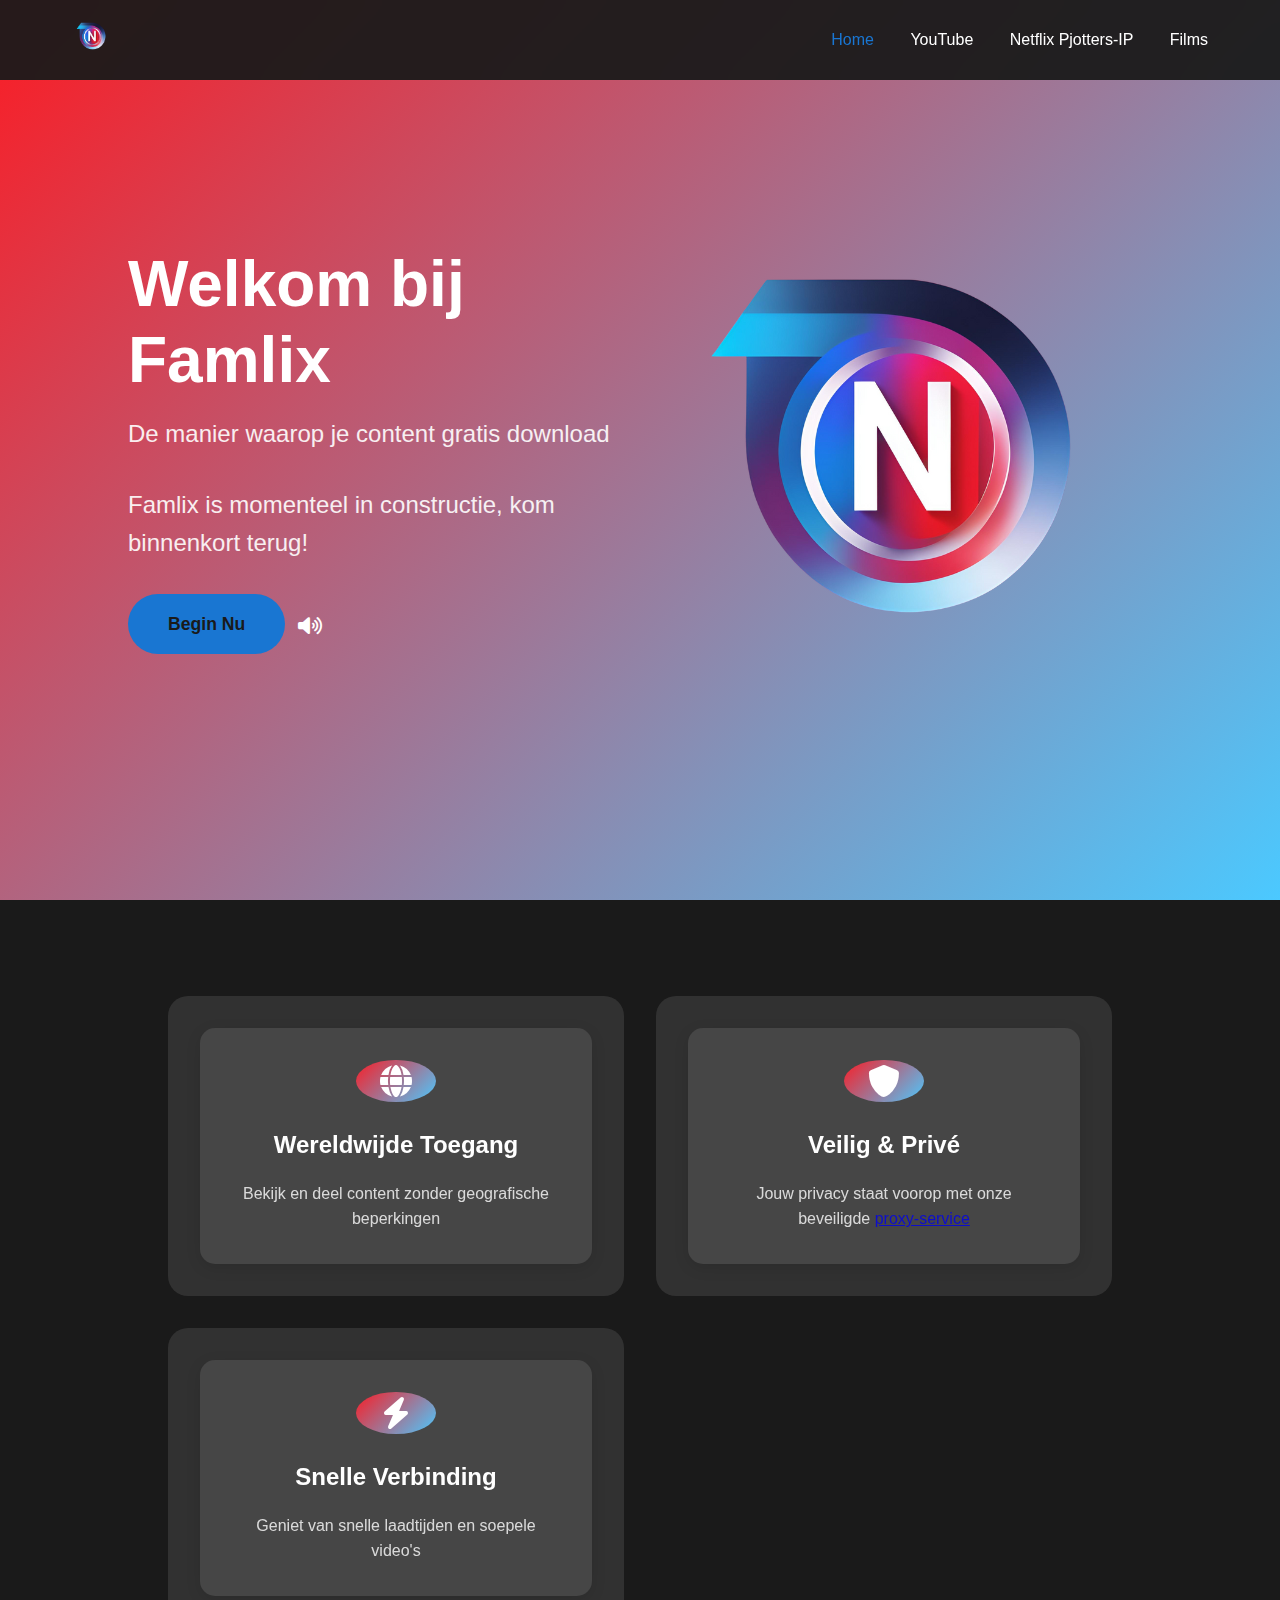
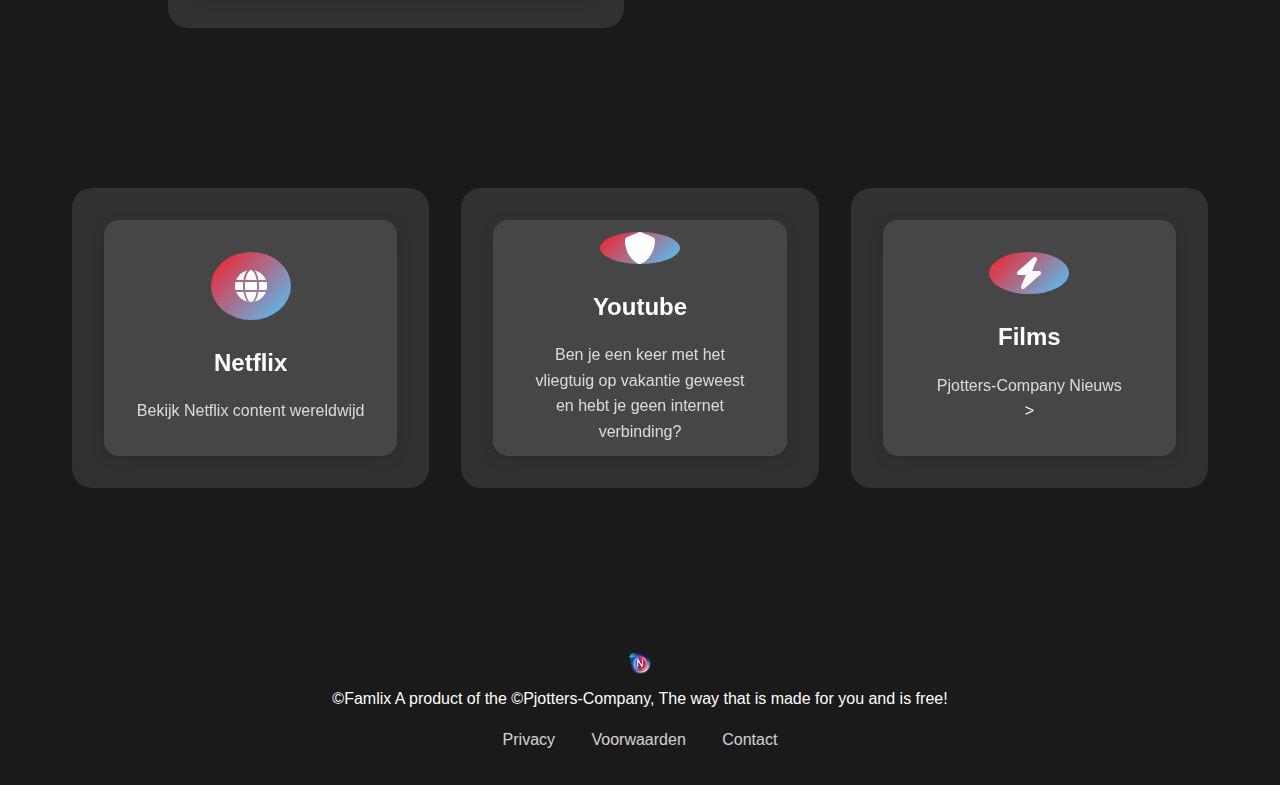
<file: index.html>
<!DOCTYPE html>
<html lang="nl">
<head>
    <meta name="google-site-verification" content="qD2VHAxQyBwjDyJ14HnEEwreyNf3VRdyhgD_r1nOgcc" />
    <meta charset="UTF-8">
    <meta name="viewport" content="width=device-width, initial-scale=1.0">
    <meta name="tiktok-verification" content="DklxH8mB5R1wpVjLglRXT2fzJjyYrWpD">
    <title>Famlix - Snel en veilig downloaden</title>
    <link rel="stylesheet" href="css/base.css">
    <link rel="stylesheet" href="css/index.css">
    <link rel="stylesheet" href="https://cdnjs.cloudflare.com/ajax/libs/font-awesome/6.0.0/css/all.min.css">
    <script>
        function playAudio() {
            var audio = new Audio('css/Audio/ZipZop/ZipZop.mp3');
            audio.play().catch(function(error) {
                console.log("Audio playback failed");
            });
        }
    </script>
</head>
<body>
    <nav class="main-nav">
        <div class="nav-container">
            <div class="logo">
                <img src="Image/Logo/2.png" alt="ZipZop Logo" height="40">
            </div>
            <div class="nav-links">
                <a href="index.html" class="active">Home</a>
                <a href="youtube.html">YouTube</a>
                <a href="netflix-proxy.html">Netflix Pjotters-IP</a>
                <a href="movies.html">Films</a>
            </div>
        </div>
    </nav>

    <main>
        <section class="hero">
            <div class="hero-content">
                <h1>Welkom bij Famlix</h1>
                <p class="subtitle">De manier waarop je content gratis download</p>
                      <p class="subtitle">Famlix is momenteel in constructie, kom binnenkort terug!</p>
                <a href="#start" class="cta-button">Begin Nu</a>
                <button onclick="playAudio()" class="sound-btn">
                    <i class="fas fa-volume-up"></i>
                </button>
            </div>
            <div class="hero-image">
                <img src="Image/Logo/2.png" alt="Social Media Freedom">
            </div>
        </section>

        <section class="features">
            <div class="feature-card">
                <div class="card-inner">
                    <div class="card-front">
                        <div class="feature-icon">
                            <i class="fas fa-globe"></i>
                        </div>
                        <h3>Wereldwijde Toegang</h3>
                        <p>Bekijk en deel content zonder geografische beperkingen</p>
                    </div>
                    <div class="card-back">
                        <h3>Wereldwijde Toegang</h3>
                        <p>Met onze service kun je content van over de hele wereld bekijken. Geen geografische beperkingen meer, stream en download wat je wilt, wanneer je wilt. Perfect voor reizen of het bekijken van internationale content.</p>
                    </div>
                </div>
            </div>
            <div class="feature-card">
                <div class="card-inner">
                    <div class="card-front">
                        <div class="feature-icon">
                            <i class="fas fa-shield-alt"></i>
                        </div>
                        <h3>Veilig & Privé</h3>
                        <p>Jouw privacy staat voorop met onze beveiligde <a href="https://pjotters.github.io/ZipZop/proxy.html">proxy-service</a></p>
                    </div>
                    <div class="card-back">
                        <h3>Veilig & Privé</h3>
                        <p>Jouw privacy staat voorop met onze beveiligde <a href="https://pjotters.github.io/ZipZop/proxy.html">proxy-service</a></p>
                    </div>
                </div>
            </div>
            <div class="feature-card">
                <div class="card-inner">
                    <div class="card-front">
                        <div class="feature-icon">
                            <i class="fas fa-bolt"></i>
                        </div>
                        <h3>Snelle Verbinding</h3>
                        <p>Geniet van snelle laadtijden en soepele video's</p>
                    </div>
                    <div class="card-back">
                        <h3>Snelle Verbinding</h3>
                        <p>Geniet van snelle laadtijden en soepele video's</p>
                    </div>
                </div>
            </div>
        </section>

        <section class="Company">
            <div class="feature-card">
                <div class="card-inner">
                    <div class="card-front">
                        <div class="feature-icon">
                            <i class="fas fa-globe"></i>
                        </div>
                        <h3>Netflix</h3>
                        <p>Bekijk Netflix content wereldwijd</p>
                    </div>
                    <div class="card-back">
                        <h3>Netflix Zonder Grenzen</h3>
                        <p>Last van dat je een bepaalde film niet kunt kijken, omdat het niet in je land beschikbaar is? Dat is verleden tijd! Met onze Pjotters-IP kun je elke film bekijken, zolang je maar een internetverbinding hebt!</p>
                    </div>
                </div>
            </div>
            <div class="feature-card">
                <div class="card-inner">
                    <div class="card-front">
                        <div class="feature-icon">
                            <i class="fas fa-shield-alt"></i>
                        </div>
                        <h3>Youtube</h3>
                        <p>Ben je een keer met het vliegtuig op vakantie geweest en hebt je geen internet verbinding?</p>
                    </div>
                    <div class="card-back">
                        <h3>Youtube</h3>
                        <p>Ben je een keer met het vliegtuig op vakantie geweest en hebt je geen internet verbinding, maar wil je toch een youtube video bekijken? Met onze Youtube Downloader kun je elke video downloaden die op Youtube staat!</p>
                    </div>
                </div>
            </div>
            <div class="feature-card">
                <div class="card-inner">
                    <div class="card-front">
                        <div class="feature-icon">
                            <i class="fas fa-bolt"></i>
                        </div>
                        <h3>Films</h3>
                        <p>Pjotters-Company Nieuws</p>>
                    <div class="card-back">
                        <h3>Films</h3>
                        <p>Pjotters-Company is bezig met het maken van een website waar je films kunt downloaden, zodat je ze kunt bekijken zonder internet verbinding!</p>
                    </div>
                </div>
            </div>
        </section>

    </main>

    <footer>
        <div class="footer-content">
            <div class="footer-logo">
                <img src="Image/Logo/2.png" alt="ZipZop Logo" height="30">  

                   <p>©Famlix A product of the ©Pjotters-Company, The way that is made for you and is free!</p>
            </div>
            <div class="footer-links">
                <a href="privacy.html">Privacy</a>
                <a href="terms.html">Voorwaarden</a>
                <a href="mailto:pjotters.zipzop@gmail.com">Contact</a>
            </div>
        </div>
    </footer>
</body>
</html>
</file>
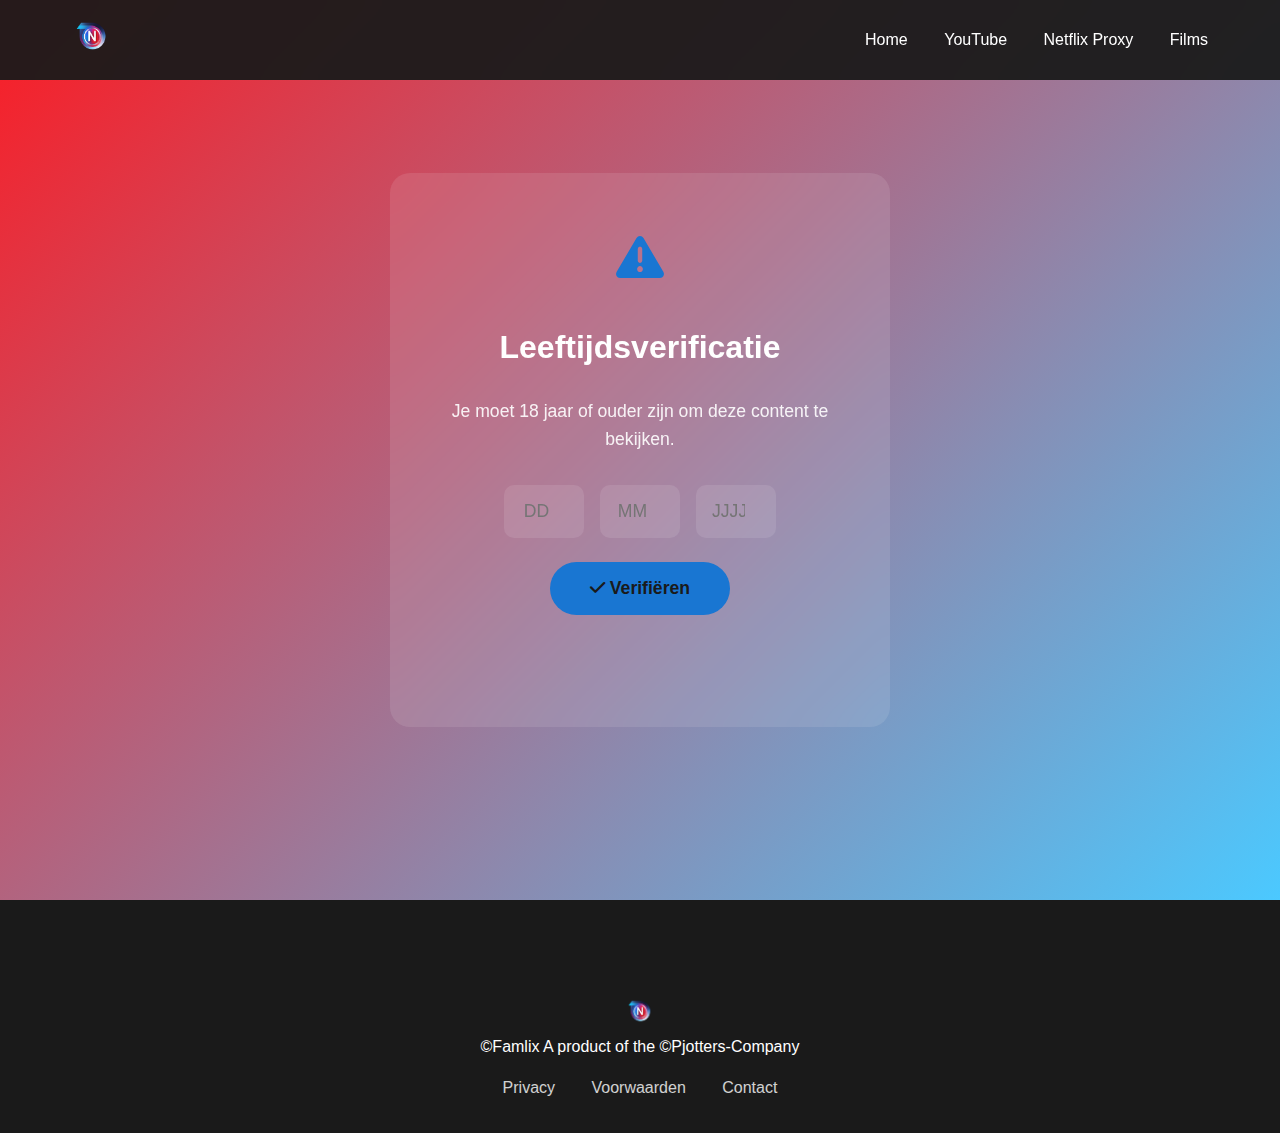
<file: adult-verify.html>
<!DOCTYPE html>
<html lang="nl">
<head>
    <meta charset="UTF-8">
    <meta name="viewport" content="width=device-width, initial-scale=1.0">
    <title>ZipZop - Leeftijdsverificatie</title>
    <link rel="stylesheet" href="css/base.css">
    <link rel="stylesheet" href="css/adult-verify.css">
    <link rel="stylesheet" href="https://cdnjs.cloudflare.com/ajax/libs/font-awesome/6.0.0/css/all.min.css">
</head>
<body>
    <nav class="main-nav">
        <div class="nav-container">
            <div class="logo">
                <img src="Image/Logo/2.png" alt="ZipZop Logo" height="40">
            </div>
            <div class="nav-links">
                <a href="index.html">Home</a>
                <a href="youtube.html">YouTube</a>
                <a href="netflix-proxy.html">Netflix Proxy</a>
                <a href="movies.html">Films</a>
            </div>
        </div>
    </nav>

    <main>
        <section class="verify-section">
            <div class="verify-card">
                <div class="verify-icon">
                    <i class="fas fa-exclamation-triangle"></i>
                </div>
                <h1>Leeftijdsverificatie</h1>
                <p class="verify-text">Je moet 18 jaar of ouder zijn om deze content te bekijken.</p>
                
                <div class="age-verify-form">
                    <div class="date-inputs">
                        <input type="number" id="day" placeholder="DD" min="1" max="31">
                        <input type="number" id="month" placeholder="MM" min="1" max="12">
                        <input type="number" id="year" placeholder="JJJJ" min="1900" max="2024">
                    </div>
                    <button onclick="verifyAge()" class="cta-button">
                        <i class="fas fa-check"></i> Verifiëren
                    </button>
                </div>
                <div id="verify-result" class="verify-result"></div>
            </div>
        </section>
    </main>

    <footer>
        <div class="footer-content">
            <div class="footer-logo">
                <img src="Image/Logo/2.png" alt="ZipZop Logo" height="30">
                <p>©Famlix A product of the ©Pjotters-Company</p>
            </div>
            <div class="footer-links">
                <a href="privacy.html">Privacy</a>
                <a href="terms.html">Voorwaarden</a>
                <a href="mailto:pjotters.zipzop@gmail.com">Contact</a>
            </div>
        </div>
    </footer>

    <script src="js/adult-verify.js"></script>
</body>
</html>
</file>
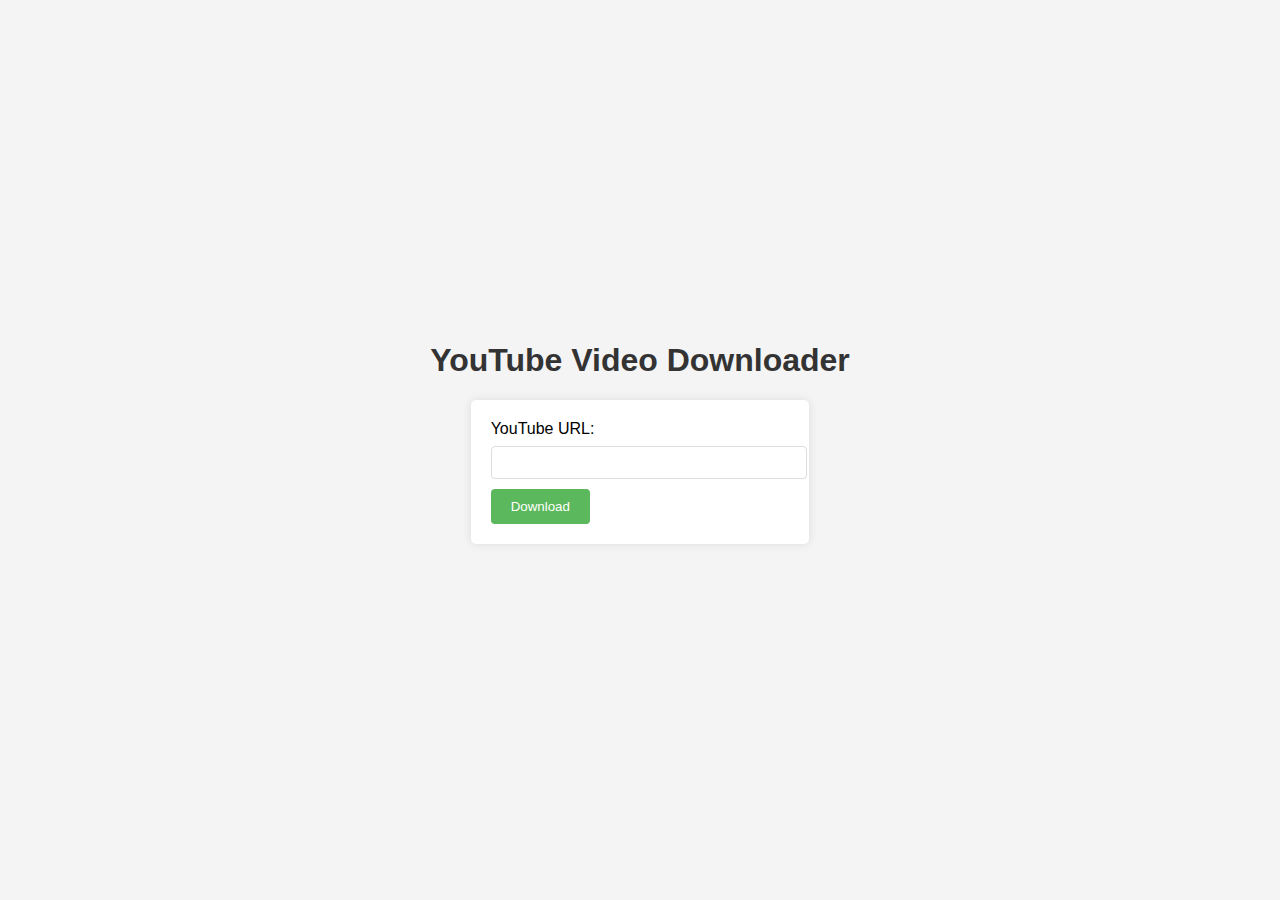
<file: download.html>
<!DOCTYPE html>
<html lang="en">
<head>
    <meta charset="UTF-8">
    <meta name="viewport" content="width=device-width, initial-scale=1.0">
    <title>YouTube Downloader</title>
    <link rel="stylesheet" href="download.css">
</head>
<body>
    <h1>YouTube Video Downloader</h1>
    <form id="download-form">
        <label for="url">YouTube URL:</label>
        <input type="text" id="url" name="url" required>
        <button type="submit">Download</button>
    </form>
    <p id="message"></p>
    <script src="js/script.js"></script>
</body>
</html>
</file>
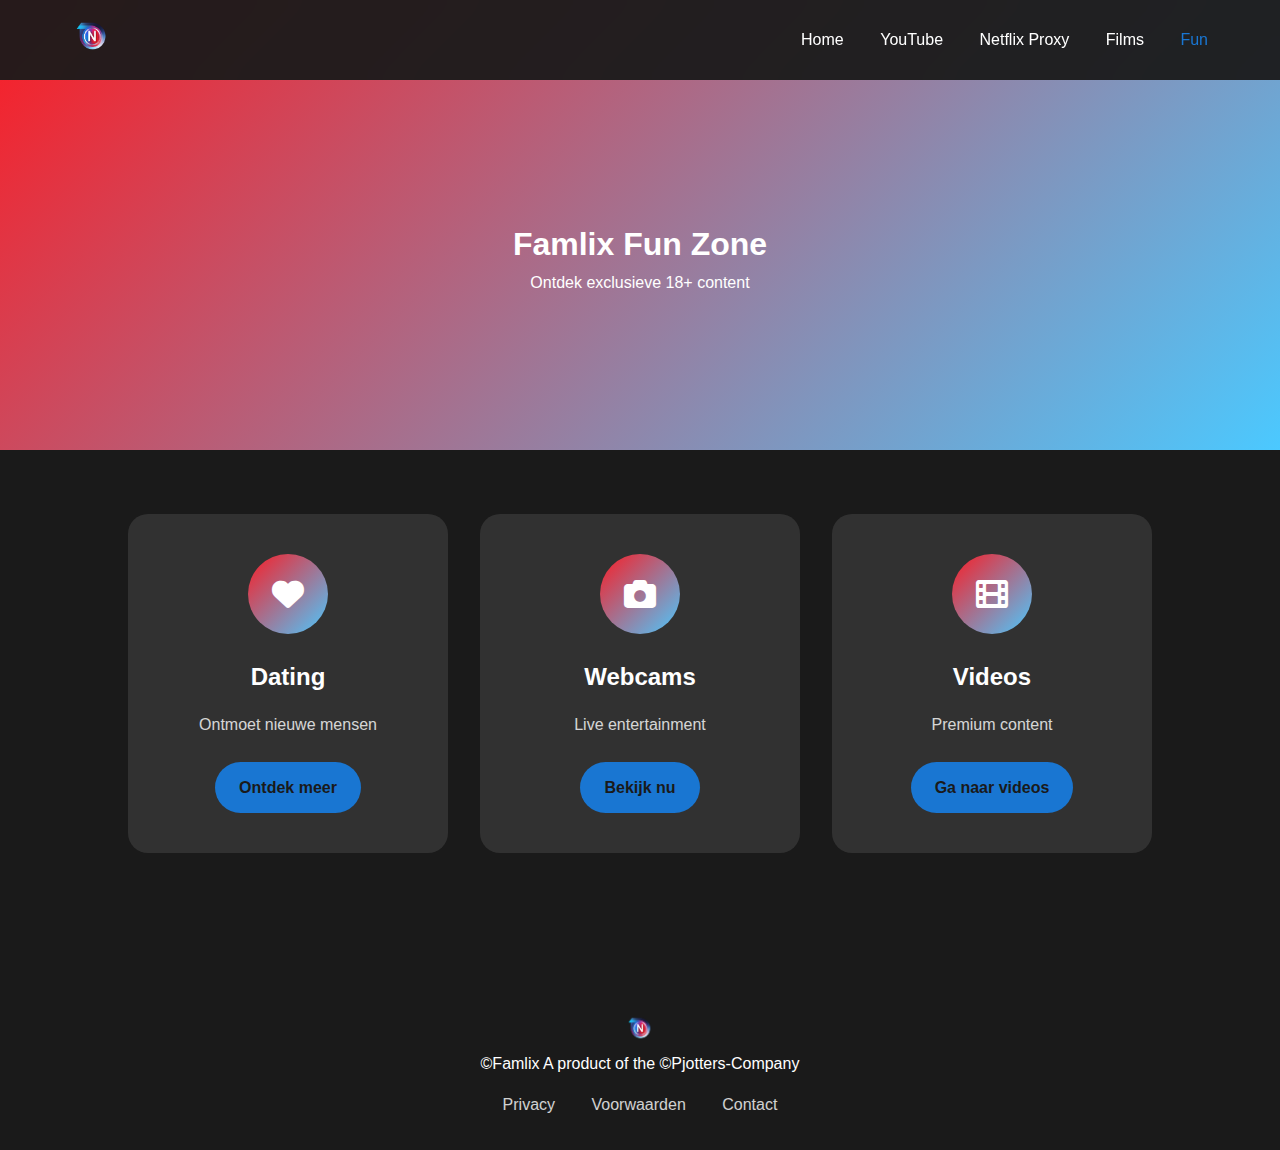
<file: fun.html>
<!DOCTYPE html>
<html lang="nl">
<head>
    <meta charset="UTF-8">
    <meta name="viewport" content="width=device-width, initial-scale=1.0">
    <title>Famlix - Fun Zone</title>
    <link rel="stylesheet" href="css/base.css">
    <link rel="stylesheet" href="css/fun.css">
    <link rel="stylesheet" href="https://cdnjs.cloudflare.com/ajax/libs/font-awesome/6.0.0/css/all.min.css">
</head>
<body>
    <nav class="main-nav">
        <div class="nav-container">
            <div class="logo">
                <img src="Image/Logo/2.png" alt="Famlix Logo" height="40">
            </div>
            <div class="nav-links">
                <a href="index.html">Home</a>
                <a href="youtube.html">YouTube</a>
                <a href="netflix-proxy.html">Netflix Proxy</a>
                <a href="movies.html">Films</a>
                <a href="fun.html" class="active">Fun</a>
            </div>
        </div>
    </nav>

    <main>
        <section class="hero">
            <div class="hero-content">
                <h1>Famlix Fun Zone</h1>
                <p class="subtitle">Ontdek exclusieve 18+ content</p>
            </div>
        </section>

        <section class="content-grid">
            <div class="category-card">
                <div class="category-icon">
                    <i class="fas fa-heart"></i>
                </div>
                <h3>Dating</h3>
                <p>Ontmoet nieuwe mensen</p>
                <a href="#dating" class="cta-button" onclick="return checkAge('fun.html#dating')">
                    Ontdek meer
                </a>
            </div>

            <div class="category-card">
                <div class="category-icon">
                    <i class="fas fa-camera"></i>
                </div>
                <h3>Webcams</h3>
                <p>Live entertainment</p>
                <a href="#webcams" class="cta-button" onclick="return checkAge('fun.html#webcams')">
                    Bekijk nu
                </a>
            </div>

            <div class="category-card">
                <div class="category-icon">
                    <i class="fas fa-film"></i>
                </div>
                <h3>Videos</h3>
                <p>Premium content</p>
                <a href="#videos" class="cta-button" onclick="return checkAge('fun.html#videos')">
                    Ga naar videos
                </a>
            </div>
        </section>
    </main>

    <footer>
        <div class="footer-content">
            <div class="footer-logo">
                <img src="Image/Logo/2.png" alt="Famlix Logo" height="30">
                <p>©Famlix A product of the ©Pjotters-Company</p>
            </div>
            <div class="footer-links">
                <a href="privacy.html">Privacy</a>
                <a href="terms.html">Voorwaarden</a>
                <a href="mailto:pjotters.zipzop@gmail.com">Contact</a>
            </div>
        </div>
    </footer>

    <script src="js/adult-verify.js"></script>
</body>
</html>
</file>
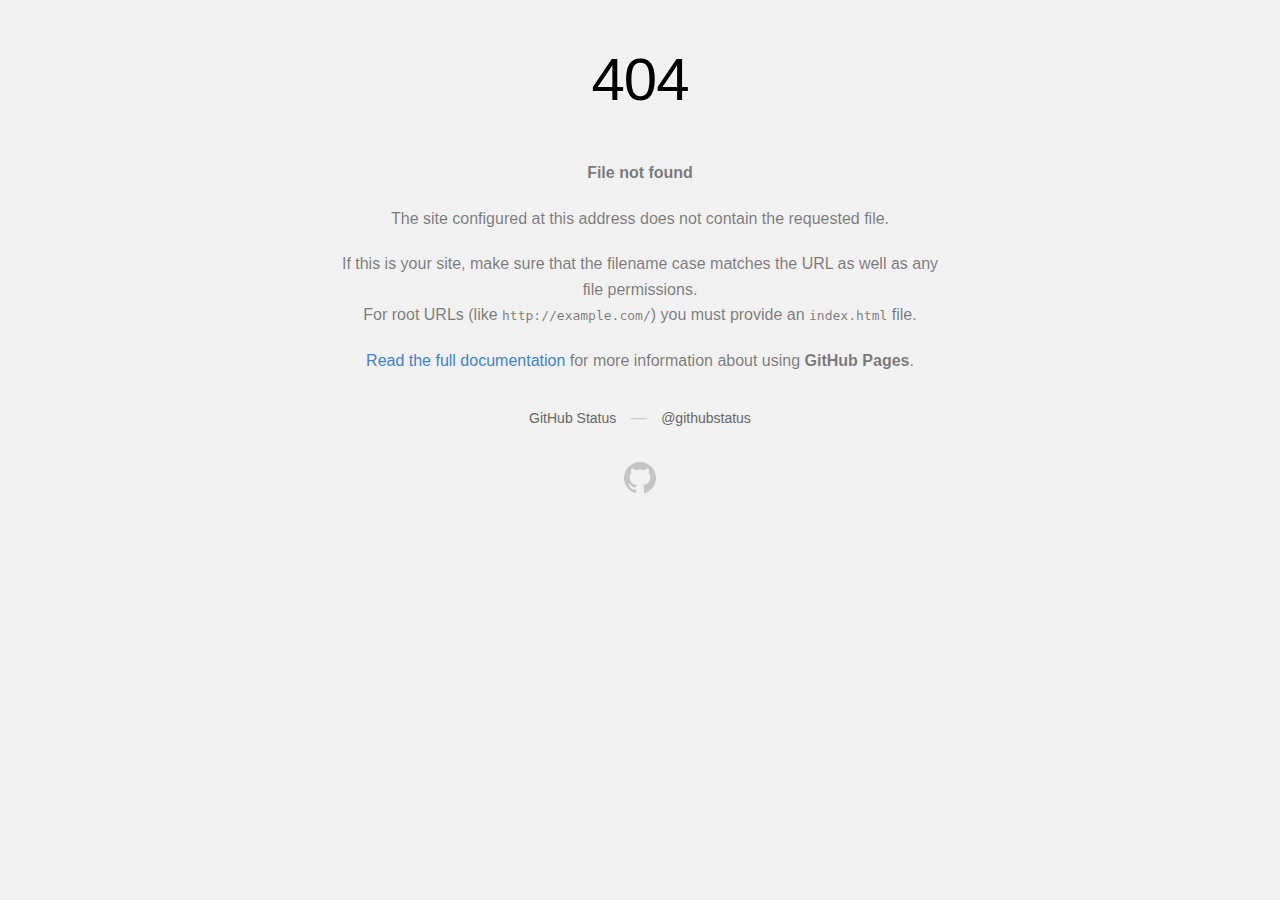
<file: undefined.html>
<!DOCTYPE html>
<html>
  <head>
    <meta http-equiv="Content-type" content="text/html; charset=utf-8">
    <meta http-equiv="Content-Security-Policy" content="default-src 'none'; style-src 'unsafe-inline'; img-src data:; connect-src 'self'">
    <title>Page not found &middot; GitHub Pages</title>
    <style type="text/css" media="screen">
      body {
        background-color: #f1f1f1;
        margin: 0;
        font-family: "Helvetica Neue", Helvetica, Arial, sans-serif;
      }

      .container { margin: 50px auto 40px auto; width: 600px; text-align: center; }

      a { color: #4183c4; text-decoration: none; }
      a:hover { text-decoration: underline; }

      h1 { width: 800px; position:relative; left: -100px; letter-spacing: -1px; line-height: 60px; font-size: 60px; font-weight: 100; margin: 0px 0 50px 0; text-shadow: 0 1px 0 #fff; }
      p { color: rgba(0, 0, 0, 0.5); margin: 20px 0; line-height: 1.6; }

      ul { list-style: none; margin: 25px 0; padding: 0; }
      li { display: table-cell; font-weight: bold; width: 1%; }

      .logo { display: inline-block; margin-top: 35px; }
      .logo-img-2x { display: none; }
      @media
      only screen and (-webkit-min-device-pixel-ratio: 2),
      only screen and (   min--moz-device-pixel-ratio: 2),
      only screen and (     -o-min-device-pixel-ratio: 2/1),
      only screen and (        min-device-pixel-ratio: 2),
      only screen and (                min-resolution: 192dpi),
      only screen and (                min-resolution: 2dppx) {
        .logo-img-1x { display: none; }
        .logo-img-2x { display: inline-block; }
      }

      #suggestions {
        margin-top: 35px;
        color: #ccc;
      }
      #suggestions a {
        color: #666666;
        font-weight: 200;
        font-size: 14px;
        margin: 0 10px;
      }

    </style>
  </head>
  <body>

    <div class="container">

      <h1>404</h1>
      <p><strong>File not found</strong></p>

      <p>
        The site configured at this address does not
        contain the requested file.
      </p>

      <p>
        If this is your site, make sure that the filename case matches the URL
        as well as any file permissions.<br>
        For root URLs (like <code>http://example.com/</code>) you must provide an
        <code>index.html</code> file.
      </p>

      <p>
        <a href="https://help.github.com/pages/">Read the full documentation</a>
        for more information about using <strong>GitHub Pages</strong>.
      </p>

      <div id="suggestions">
        <a href="https://githubstatus.com">GitHub Status</a> &mdash;
        <a href="https://twitter.com/githubstatus">@githubstatus</a>
      </div>

      <a href="/" class="logo logo-img-1x">
        <img width="32" height="32" title="" alt="" src="[data-uri]">
      </a>

      <a href="/" class="logo logo-img-2x">
        <img width="32" height="32" title="" alt="" src="[data-uri]">
      </a>
    </div>
  </body>
</html>
</file>
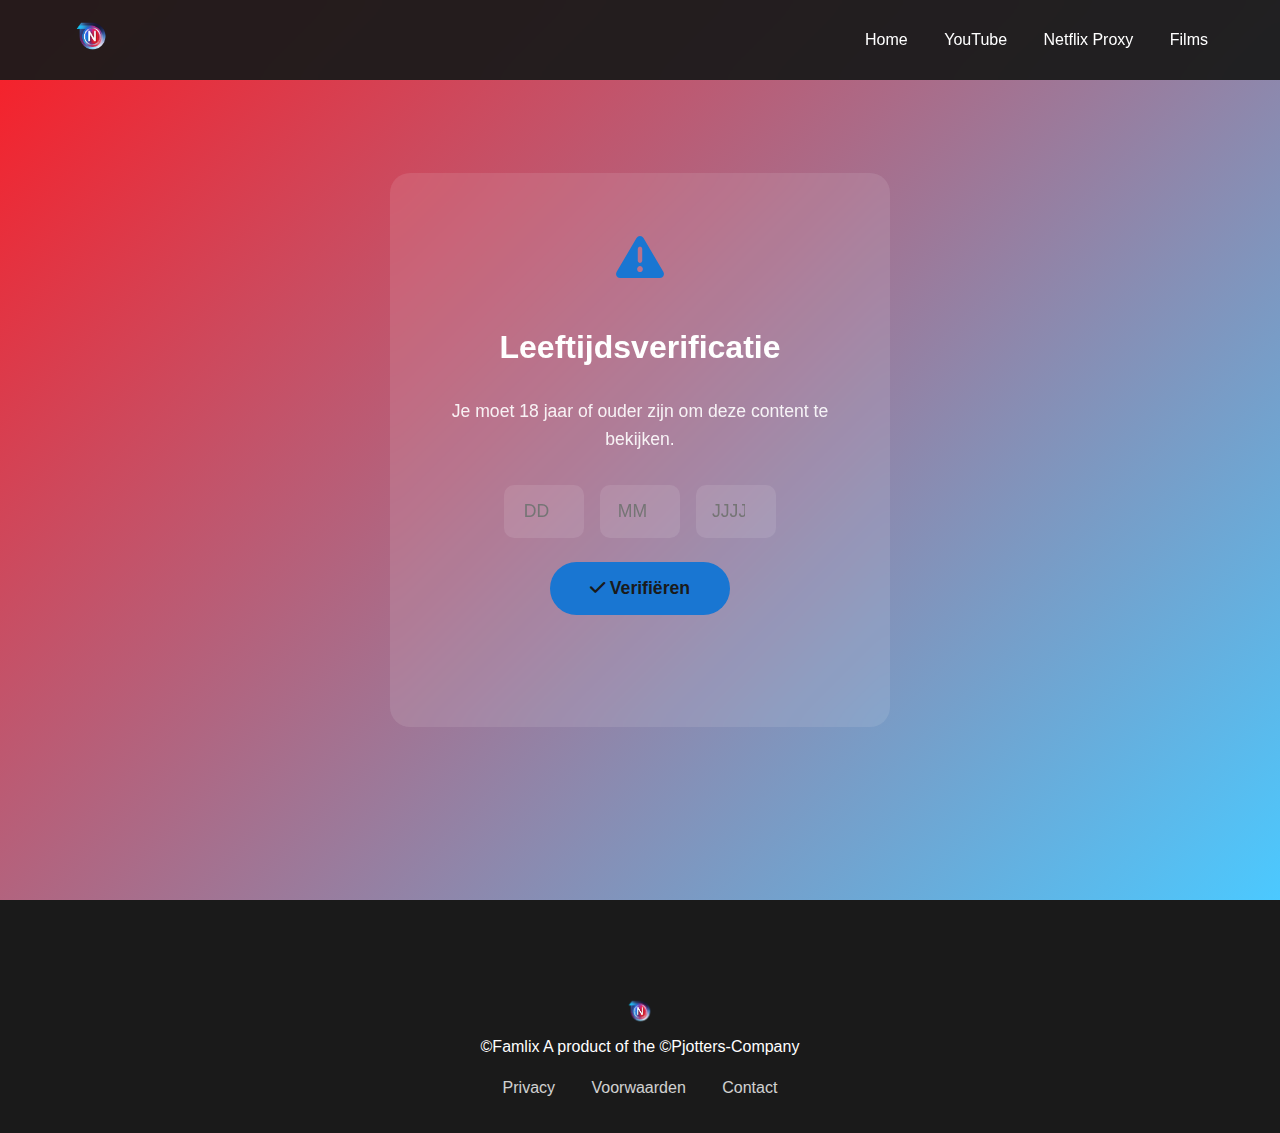
<file: videos.html>
<!DOCTYPE html>
<html lang="nl">
<head>
    <meta charset="UTF-8">
    <meta name="viewport" content="width=device-width, initial-scale=1.0">
    <title>Famlix - Fun Gallery</title>
    <link rel="stylesheet" href="css/base.css">
    <link rel="stylesheet" href="css/videos.css">
    <link rel="stylesheet" href="https://cdnjs.cloudflare.com/ajax/libs/font-awesome/6.0.0/css/all.min.css">
</head>
<body>
    <nav class="main-nav">
        <div class="nav-container">
            <div class="logo">
                <img src="Image/Logo/2.png" alt="Famlix Logo" height="40">
            </div>
            <div class="nav-links">
                <a href="index.html">Home</a>
                <a href="youtube.html">YouTube</a>
                <a href="netflix-proxy.html">Netflix Proxy</a>
                <a href="movies.html">Films</a>
                <a href="fun.html">Fun</a>
                <a href="videos.html" class="active">Videos</a>
            </div>
        </div>
    </nav>

    <main>
        <section class="hero">
            <div class="hero-content">
                <h1>Premium Videos</h1>
                <p class="subtitle">Ontdek onze exclusieve collectie</p>
            </div>
        </section>

        <section class="video-grid">
            <!-- Video cards worden hier dynamisch toegevoegd -->
        </section>
    </main>

    <footer>
        <div class="footer-content">
            <div class="footer-logo">
                <img src="Image/Logo/2.png" alt="Famlix Logo" height="30">
                <p>©Famlix A product of the ©Pjotters-Company</p>
            </div>
            <div class="footer-links">
                <a href="privacy.html">Privacy</a>
                <a href="terms.html">Voorwaarden</a>
                <a href="mailto:pjotters.zipzop@gmail.com">Contact</a>
            </div>
        </div>
    </footer>

    <script src="js/adult-verify.js"></script>
    <script src="js/videos.js"></script>
</body>
</html>
</file>
<file: css/base.css>
/* Algemene stijlen die op alle paginas worden gebruikt */
:root {
    --primary-gradient: linear-gradient(135deg, #fb1c24 0%, #4bc9ff 100%);
    --accent-color: #00e5ff;
    --text-color: #ffffff;
    --dark-bg: #1a1a1a;
    --card-bg: rgba(255, 255, 255, 0.1);
    --primary-color: #2196f3;
    --accent-color: #1976d2;
}

* {
    margin: 0;
    padding: 0;
    box-sizing: border-box;
}

body {
    font-family: 'SF Pro Display', -apple-system, BlinkMacSystemFont, 'Segoe UI', Roboto, sans-serif;
    background-color: var(--dark-bg);
    color: var(--text-color);
    line-height: 1.6;
}

/* Navigatie */
.main-nav {
    background: rgba(26, 26, 26, 0.95);
    backdrop-filter: blur(10px);
    position: fixed;
    width: 100%;
    z-index: 1000;
    padding: 1rem 0;
}

.nav-container {
    max-width: 1200px;
    margin: 0 auto;
    display: flex;
    justify-content: space-between;
    align-items: center;
    padding: 0 2rem;
}

.nav-links a {
    color: var(--text-color);
    text-decoration: none;
    margin-left: 2rem;
    font-weight: 500;
    transition: color 0.3s;
}

.nav-links a:hover, .nav-links a.active {
    color: var(--accent-color);
}

.cta-button {
    display: inline-block;
    background: var(--accent-color);
    color: var(--dark-bg);
    padding: 1rem 2.5rem;
    border-radius: 30px;
    text-decoration: none;
    font-weight: 600;
    font-size: 1.1rem;
    transition: transform 0.3s;
    border: none;
    cursor: pointer;
}

.cta-button:hover {
    transform: translateY(-2px);
}

/* Footer */
footer {
    background: rgba(26, 26, 26, 0.95);
    padding: 2rem 0;
    text-align: center;
    margin-top: 4rem;
}

.footer-content {
    max-width: 1200px;
    margin: 0 auto;
    padding: 0 2rem;
}

.footer-links {
    margin-top: 1rem;
}

.footer-links a {
    color: var(--text-color);
    text-decoration: none;
    margin: 0 1rem;
    opacity: 0.8;
    transition: opacity 0.3s;
}

.footer-links a:hover {
    opacity: 1;
}

/* Feature cards styling */
.features, .Company {
    display: grid;
    grid-template-columns: repeat(auto-fit, minmax(300px, 1fr));
    gap: 2rem;
    padding: 4rem 2rem;
    max-width: 1200px;
    margin: 0 auto;
}

.feature-card {
    perspective: 1000px;
    height: 300px;
    background: transparent;
}

.card-inner {
    position: relative;
    width: 100%;
    height: 100%;
    text-align: center;
    transition: transform 0.6s;
    transform-style: preserve-3d;
    cursor: pointer;
}

.feature-card:hover .card-inner {
    transform: rotateY(180deg);
}

.card-front, .card-back {
    position: absolute;
    width: 100%;
    height: 100%;
    backface-visibility: hidden;
    padding: 2rem;
    border-radius: 15px;
    background: rgba(255, 255, 255, 0.1);
    backdrop-filter: blur(10px);
    box-shadow: 0 4px 15px rgba(0, 0, 0, 0.1);
}

.card-front {
    display: flex;
    flex-direction: column;
    align-items: center;
    justify-content: center;
}

.card-back {
    transform: rotateY(180deg);
    display: flex;
    flex-direction: column;
    justify-content: center;
    background: linear-gradient(135deg, var(--primary-color) 0%, var(--accent-color) 100%);
    color: white;
}

.feature-icon {
    width: 60px;
    height: 60px;
    border-radius: 50%;
    background: linear-gradient(135deg, var(--primary-color) 0%, var(--accent-color) 100%);
    display: flex;
    align-items: center;
    justify-content: center;
    margin-bottom: 1.5rem;
}

.feature-icon i {
    font-size: 24px;
    color: white;
}

.card-front h3, .card-back h3 {
    margin-bottom: 1rem;
    font-size: 1.5rem;
    color: var(--text-color);
}

.card-front p {
    color: var(--text-color);
    opacity: 0.8;
    line-height: 1.6;
}

.card-back p {
    font-size: 1.1rem;
    line-height: 1.6;
}

/* Responsive aanpassingen */
@media (max-width: 768px) {
    .features, .Company {
        grid-template-columns: 1fr;
        padding: 2rem 1rem;
    }
    
    .feature-card {
        height: 250px;
    }
}
</file>
<file: css/index.css>
/* Specifieke stijlen voor index.html */
.hero {
    background: var(--primary-gradient);
    min-height: 100vh;
    display: flex;
    align-items: center;
    justify-content: space-between;
    padding: 0 10%;
}

.hero-content {
    max-width: 600px;
}

.hero h1 {
    font-size: 4rem;
    margin-bottom: 1rem;
    line-height: 1.2;
}

.hero .subtitle {
    font-size: 1.5rem;
    margin-bottom: 2rem;
    opacity: 0.9;
}

.features {
    display: grid;
    grid-template-columns: repeat(auto-fit, minmax(300px, 1fr));
    gap: 2rem;
    padding: 6rem 10%;
    background: var(--dark-bg);
}

.feature-card {
    background: var(--card-bg);
    padding: 2rem;
    border-radius: 20px;
    text-align: center;
    transition: transform 0.3s;
}

.feature-card:hover {
    transform: translateY(-10px);
}

.feature-icon {
    width: 80px;
    height: 80px;
    margin: 0 auto 1.5rem;
    background: var(--primary-gradient);
    border-radius: 50%;
    display: flex;
    align-items: center;
    justify-content: center;
}

.feature-icon i {
    font-size: 2rem;
    color: var(--text-color);
}

.sound-btn {
    background: none;
    border: none;
    color: var(--text-color);
    cursor: pointer;
    padding: 8px;
    font-size: 1.2rem;
    transition: color 0.3s;
}

.sound-btn:hover {
    color: var(--accent-color);
}

.sound-btn i {
    vertical-align: middle;
}
</file>
<file: css/adult-verify.css>
.verify-section {
    min-height: 100vh;
    display: flex;
    align-items: center;
    justify-content: center;
    padding: 8rem 2rem;
    background: var(--primary-gradient);
}

.verify-card {
    background: var(--card-bg);
    padding: 3rem;
    border-radius: 20px;
    text-align: center;
    max-width: 500px;
    width: 100%;
    backdrop-filter: blur(10px);
}

.verify-icon {
    font-size: 3rem;
    color: var(--accent-color);
    margin-bottom: 1.5rem;
}

.verify-text {
    margin: 1.5rem 0;
    font-size: 1.1rem;
    opacity: 0.9;
}

.age-verify-form {
    margin: 2rem 0;
}

.date-inputs {
    display: flex;
    gap: 1rem;
    margin-bottom: 1.5rem;
    justify-content: center;
}

.date-inputs input {
    width: 80px;
    padding: 1rem;
    border: none;
    border-radius: 10px;
    background: rgba(255, 255, 255, 0.1);
    color: var(--text-color);
    text-align: center;
    font-size: 1.1rem;
}

.verify-result {
    margin-top: 1.5rem;
    padding: 1rem;
    border-radius: 10px;
}

.verify-result.error {
    background: rgba(255, 51, 102, 0.1);
    color: #ff3366;
}

.verify-result.success {
    background: rgba(0, 229, 255, 0.1);
    color: var(--accent-color);
}
</file>
<file: download.css>
body {
    font-family: Arial, sans-serif;
    margin: 0;
    padding: 0;
    display: flex;
    flex-direction: column;
    align-items: center;
    justify-content: center;
    height: 100vh;
    background-color: #f4f4f4;
}

h1 {
    color: #333;
}

form {
    background: #fff;
    padding: 20px;
    border-radius: 5px;
    box-shadow: 0 0 10px rgba(0, 0, 0, 0.1);
}

label {
    display: block;
    margin-bottom: 8px;
}

input[type="text"] {
    width: 100%;
    padding: 8px;
    margin-bottom: 10px;
    border: 1px solid #ddd;
    border-radius: 4px;
}

button {
    padding: 10px 20px;
    background-color: #5cb85c;
    color: white;
    border: none;
    border-radius: 4px;
    cursor: pointer;
}

button:hover {
    background-color: #4cae4c;
}

#message {
    margin-top: 20px;
    color: #333;
}
</file>
<file: css/fun.css>
.hero {
    background: var(--primary-gradient);
    min-height: 50vh;
    display: flex;
    align-items: center;
    justify-content: center;
    text-align: center;
    padding: 8rem 2rem 4rem;
}

.content-grid {
    display: grid;
    grid-template-columns: repeat(auto-fit, minmax(300px, 1fr));
    gap: 2rem;
    padding: 4rem 10%;
    background: var(--dark-bg);
}

.category-card {
    background: var(--card-bg);
    padding: 2.5rem;
    border-radius: 20px;
    text-align: center;
    transition: transform 0.3s;
}

.category-card:hover {
    transform: translateY(-10px);
}

.category-icon {
    width: 80px;
    height: 80px;
    margin: 0 auto 1.5rem;
    background: var(--primary-gradient);
    border-radius: 50%;
    display: flex;
    align-items: center;
    justify-content: center;
}

.category-icon i {
    font-size: 2rem;
    color: var(--text-color);
}

.category-card h3 {
    margin: 1rem 0;
    font-size: 1.5rem;
}

.category-card p {
    margin-bottom: 1.5rem;
    opacity: 0.8;
}

.category-card .cta-button {
    display: inline-block;
    padding: 0.8rem 1.5rem;
    font-size: 1rem;
}
</file>
<file: css/videos.css>
.hero {
    background: var(--primary-gradient);
    min-height: 40vh;
    display: flex;
    align-items: center;
    justify-content: center;
    text-align: center;
    padding: 8rem 2rem 4rem;
}

.video-grid {
    display: grid;
    grid-template-columns: repeat(auto-fill, minmax(300px, 1fr));
    gap: 2rem;
    padding: 4rem 10%;
    background: var(--dark-bg);
}

.video-card {
    position: relative;
    height: 400px;
    perspective: 1000px;
    cursor: pointer;
}

.card-inner {
    position: relative;
    width: 100%;
    height: 100%;
    transition: transform 0.8s;
    transform-style: preserve-3d;
}

.video-card:hover .card-inner {
    transform: rotateY(180deg);
}

.card-front, .card-back {
    position: absolute;
    width: 100%;
    height: 100%;
    backface-visibility: hidden;
    border-radius: 20px;
    overflow: hidden;
}

.card-front {
    background: var(--card-bg);
}

.card-back {
    background: var(--card-bg);
    transform: rotateY(180deg);
    padding: 2rem;
    display: flex;
    flex-direction: column;
    justify-content: space-between;
}

.thumbnail {
    width: 100%;
    height: 200px;
    object-fit: cover;
}

.card-content {
    padding: 1.5rem;
}

.card-title {
    font-size: 1.4rem;
    margin-bottom: 1rem;
    color: var(--accent-color);
}

.card-description {
    opacity: 0.8;
    line-height: 1.6;
}

.watch-button {
    display: inline-block;
    padding: 1rem 2rem;
    background: var(--accent-color);
    color: var(--text-color);
    text-decoration: none;
    border-radius: 10px;
    text-align: center;
    transition: transform 0.3s;
}

.watch-button:hover {
    transform: translateY(-3px);
}

.card-stats {
    display: flex;
    gap: 1rem;
    margin-top: 1rem;
    opacity: 0.7;
    font-size: 0.9rem;
}
</file>
